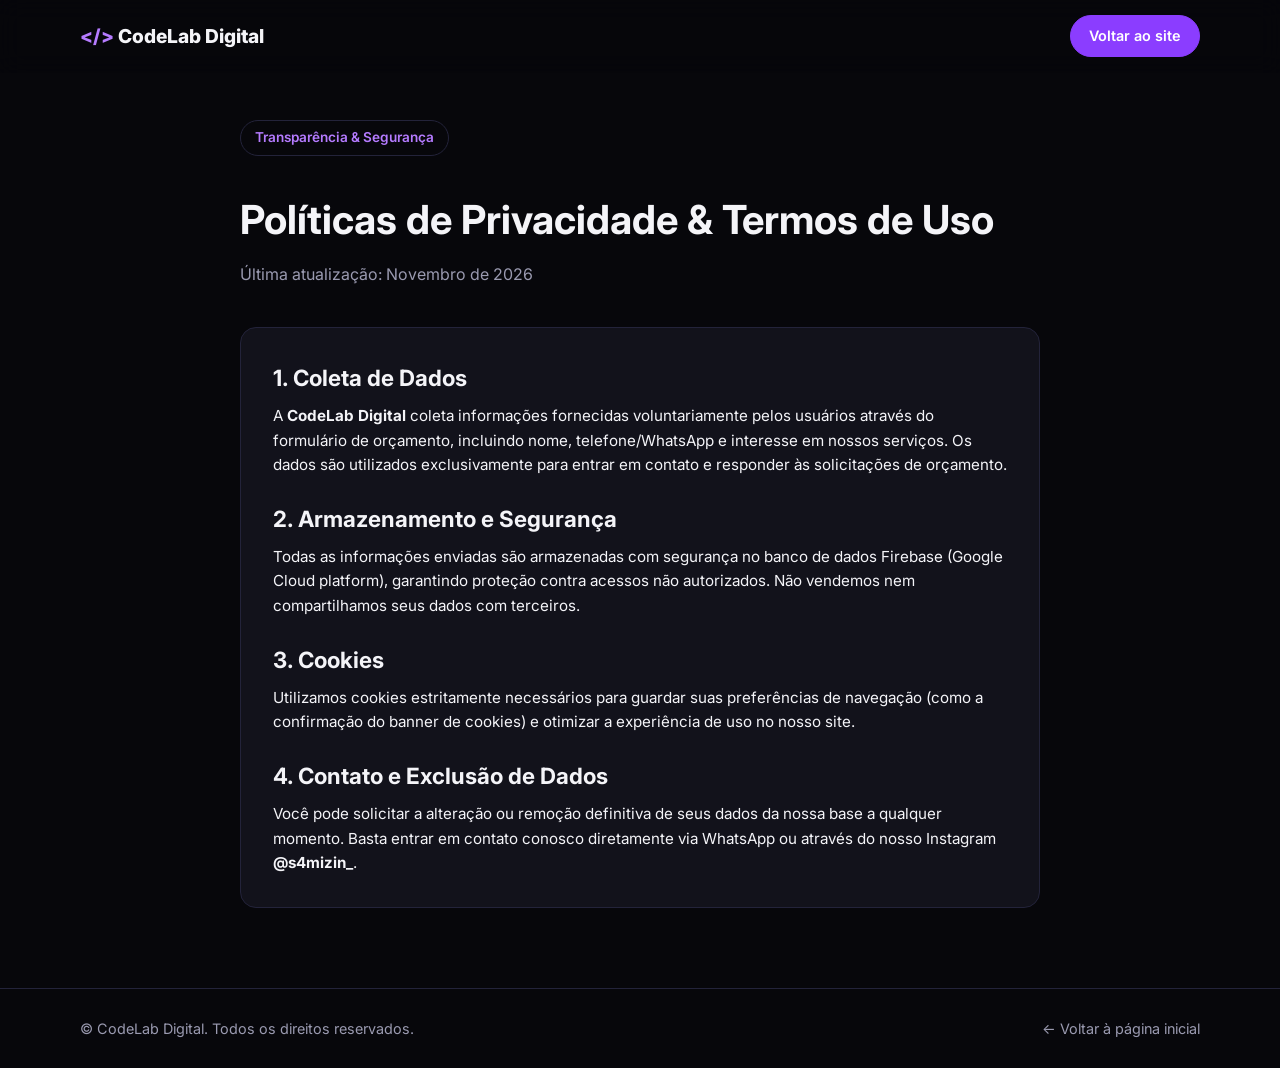
<file: privacidade.html>
<!DOCTYPE html>
<html lang="pt-BR">
<head>
  <meta charset="UTF-8" />
  <meta name="viewport" content="width=device-width, initial-scale=1.0" />
  <title>Políticas de Privacidade & Termos · CodeLab Digital</title>
  <meta name="description" content="Políticas de Privacidade e Termos de Uso da CodeLab Digital." />
  
  <link rel="icon" type="image/svg+xml" href="data:image/svg+xml,<svg xmlns='http://www.w3.org/2000/svg' viewBox='0 0 24 24' fill='none' stroke='%233DA9FF' stroke-width='2' stroke-linecap='round' stroke-linejoin='round'><polyline points='16 18 22 12 16 6'></polyline><polyline points='8 6 2 12 8 18'></polyline></svg>" />
  <link rel="preconnect" href="https://fonts.googleapis.com" />
  <link rel="preconnect" href="https://fonts.gstatic.com" crossorigin />
  <link href="https://fonts.googleapis.com/css2?family=Inter:wght@400;500;600;700;800&display=swap" rel="stylesheet" />
  <link rel="stylesheet" href="index.css" />
</head>
<body>

  <!-- HEADER -->
  <header class="header" id="header">
    <div class="container header__inner">
      <a href="index.html" class="logo">&lt;/&gt; <span>CodeLab Digital</span></a>
      <a href="index.html" class="btn btn--small">Voltar ao site</a>
    </div>
  </header>

  <main style="padding-top: 120px; padding-bottom: 80px;">
    <div class="container" style="max-width: 800px;">
      
      <div class="section__head" style="text-align: left; margin-bottom: 40px;">
        <span class="tag">Transparência & Segurança</span>
        <h1 style="font-size: 2.5rem; margin-top: 12px;">Políticas de Privacidade & Termos de Uso</h1>
        <p>Última atualização: Novembro de 2026</p>
      </div>

      <article class="card" style="padding: 32px; display: flex; flex-direction: column; gap: 24px; text-align: left;">
        
        <div>
          <h2 style="color: var(--bl); font-size: 1.4rem; margin-bottom: 8px;">1. Coleta de Dados</h2>
          <p style="color: var(--mu); line-height: 1.6;">
            A <strong>CodeLab Digital</strong> coleta informações fornecidas voluntariamente pelos usuários através do formulário de orçamento, incluindo nome, telefone/WhatsApp e interesse em nossos serviços. Os dados são utilizados exclusivamente para entrar em contato e responder às solicitações de orçamento.
          </p>
        </div>

        <div>
          <h2 style="color: var(--bl); font-size: 1.4rem; margin-bottom: 8px;">2. Armazenamento e Segurança</h2>
          <p style="color: var(--mu); line-height: 1.6;">
            Todas as informações enviadas são armazenadas com segurança no banco de dados Firebase (Google Cloud platform), garantindo proteção contra acessos não autorizados. Não vendemos nem compartilhamos seus dados com terceiros.
          </p>
        </div>

        <div>
          <h2 style="color: var(--bl); font-size: 1.4rem; margin-bottom: 8px;">3. Cookies</h2>
          <p style="color: var(--mu); line-height: 1.6;">
            Utilizamos cookies estritamente necessários para guardar suas preferências de navegação (como a confirmação do banner de cookies) e otimizar a experiência de uso no nosso site.
          </p>
        </div>

        <div>
          <h2 style="color: var(--bl); font-size: 1.4rem; margin-bottom: 8px;">4. Contato e Exclusão de Dados</h2>
          <p style="color: var(--mu); line-height: 1.6;">
            Você pode solicitar a alteração ou remoção definitiva de seus dados da nossa base a qualquer momento. Basta entrar em contato conosco diretamente via WhatsApp ou através do nosso Instagram <strong>@s4mizin_</strong>.
          </p>
        </div>

      </article>

    </div>
  </main>

  <!-- FOOTER -->
  <footer class="footer">
    <div class="container footer__inner" style="display: flex; justify-content: space-between; align-items: center; flex-wrap: wrap; gap: 16px;">
      <span>© CodeLab Digital. Todos os direitos reservados.</span>
      <a href="index.html" style="color: var(--bl); text-decoration: none;">← Voltar à página inicial</a>
    </div>
  </footer>

</body>
</html>
</file>
<file: index.css>
:root {
  --bg: #07070b;
  --bg-alt: #0d0d14;
  --card: #12121b;
  --border: #23233a;
  --text: #f4f4f8;
  --muted: #9a9ab0;
  --purple: #8b3dff;
  --purple-light: #b57bff;
  --radius: 16px;
}
/* Esconde a barra de rolagem no Chrome, Safari e Opera */
html::-webkit-scrollbar,
body::-webkit-scrollbar {
  display: none;
}

/* Esconde a barra de rolagem no Firefox e IE/Edge */
html, body {
  -ms-overflow-style: none;  /* IE e Edge */
  scrollbar-width: none;  /* Firefox */
}

* { margin: 0; padding: 0; box-sizing: border-box; }

html { scroll-behavior: smooth; }

body {
  font-family: "Inter", system-ui, sans-serif;
  background: var(--bg);
  color: var(--text);
  line-height: 1.6;
  -webkit-font-smoothing: antialiased;
}

a { color: inherit; text-decoration: none; }
ul { list-style: none; }

.container { width: min(1120px, 92%); margin: 0 auto; }

/* ---------- Botões ---------- */
.btn {
  display: inline-block;
  padding: 14px 28px;
  border-radius: 999px;
  background: var(--purple);
  color: #fff;
  font-weight: 600;
  border: 1px solid var(--purple);
  transition: transform .2s, box-shadow .2s, background .2s;
  cursor: pointer;
}
.btn:hover { transform: translateY(-2px); box-shadow: 0 10px 30px rgba(139, 61, 255, .35); }
.btn--ghost { background: transparent; border-color: var(--border); }
.btn--ghost:hover { border-color: var(--purple); background: rgba(139, 61, 255, .1); }
.btn--small { padding: 8px 18px; font-size: .9rem; }
.btn--big { padding: 18px 36px; font-size: 1.1rem; }

/* ---------- Header ---------- */
.header {
  position: fixed; top: 0; left: 0; width: 100%;
  z-index: 100;
  background: rgba(7, 7, 11, .7);
  backdrop-filter: blur(12px);
  border-bottom: 1px solid transparent;
  transition: border-color .3s;
}
.header.scrolled { border-color: var(--border); }
.header__inner { display: flex; align-items: center; justify-content: space-between; height: 72px; }

.logo { font-weight: 800; font-size: 1.2rem; color: var(--purple-light); }
.logo span { color: var(--text); }

.nav { display: flex; align-items: center; gap: 28px; }
.nav a:not(.btn) { color: var(--muted); font-weight: 500; transition: color .2s; }
.nav a:not(.btn):hover { color: var(--text); }

.menu-toggle { display: none; background: none; border: 0; cursor: pointer; flex-direction: column; gap: 5px; }
.menu-toggle span { width: 24px; height: 2px; background: var(--text); transition: .3s; }

/* ---------- Hero ---------- */
.hero {
  min-height: 100vh;
  display: flex; align-items: center;
  padding-top: 72px;
  background:
    radial-gradient(600px circle at 80% 30%, rgba(139, 61, 255, .22), transparent 60%),
    var(--bg);
}
.hero__inner { display: grid; grid-template-columns: 1.1fr .9fr; gap: 60px; align-items: center; }

.tag {
  display: inline-block; padding: 6px 14px; margin-bottom: 20px;
  border: 1px solid var(--border); border-radius: 999px;
  color: var(--purple-light); font-size: .85rem; font-weight: 600;
}
.hero h1 { font-size: clamp(2.2rem, 5vw, 3.8rem); line-height: 1.1; font-weight: 800; letter-spacing: -1.5px; }
.hero h1 em { font-style: normal; color: var(--purple-light); }
.hero p { margin: 20px 0 32px; color: var(--muted); font-size: 1.15rem; max-width: 480px; }
.hero__buttons { display: flex; gap: 14px; flex-wrap: wrap; }

.mockup {
  background: var(--card);
  border: 1px solid var(--border);
  border-radius: var(--radius);
  box-shadow: 0 30px 80px rgba(139, 61, 255, .25);
  overflow: hidden;
  animation: float 5s ease-in-out infinite;
}
.mockup__bar { display: flex; gap: 6px; padding: 12px 16px; border-bottom: 1px solid var(--border); }
.mockup__bar i { width: 10px; height: 10px; border-radius: 50%; background: var(--border); }
.mockup__body { padding: 40px 28px; display: flex; flex-direction: column; gap: 12px; }
.mockup__body strong { font-size: 1.4rem; line-height: 1.25; }
.mockup__body span { color: var(--muted); font-size: .9rem; }
.mockup__btn { width: 130px; height: 36px; border-radius: 999px; background: var(--purple); margin-top: 10px; }

@keyframes float { 50% { transform: translateY(-12px); } }

/* ---------- Seções ---------- */
.section { padding: 110px 0; }
.section--alt { background: var(--bg-alt); }
.section__head { text-align: center; margin-bottom: 56px; }
.section__head h2 { font-size: clamp(1.8rem, 4vw, 2.6rem); font-weight: 800; letter-spacing: -1px; }
.section__head p { color: var(--muted); margin-top: 10px; }

.grid { display: grid; gap: 24px; }
.grid--4 { grid-template-columns: repeat(4, 1fr); }
.grid--3 { grid-template-columns: repeat(3, 1fr); }

/* ---------- Cards ---------- */
.card {
  background: var(--card);
  border: 1px solid var(--border);
  border-radius: var(--radius);
  padding: 32px 24px;
  text-align: center;
  transition: transform .3s, border-color .3s;
}
.card:hover { transform: translateY(-6px); border-color: var(--purple); }
.card__icon { font-size: 2rem; margin-bottom: 14px; }
.card h3 { margin-bottom: 8px; font-size: 1.05rem; }
.card p { color: var(--muted); font-size: .95rem; }

/* ---------- Planos ---------- */
.plan {
  position: relative;
  background: var(--card);
  border: 1px solid var(--border);
  border-radius: var(--radius);
  padding: 40px 30px;
  display: flex; flex-direction: column;
  transition: transform .3s, border-color .3s;
}
.plan:hover { transform: translateY(-6px); border-color: var(--purple); }
.plan--featured { border-color: var(--purple); box-shadow: 0 20px 60px rgba(139, 61, 255, .2); }
.plan__badge {
  position: absolute; top: -13px; left: 50%; transform: translateX(-50%);
  background: var(--purple); padding: 4px 14px; border-radius: 999px;
  font-size: .75rem; font-weight: 700;
}
.plan h3 { font-size: 1.1rem; color: var(--muted); font-weight: 600; }
.plan__price { font-size: 4rem; font-weight: 800; color: var(--purple-light); margin: 12px 0 24px; line-height: 1; }
.plan__price small { font-size: 1.2rem; color: var(--text); margin-right: 4px; }
.plan ul { margin-bottom: 32px; flex: 1; }
.plan li { padding: 10px 0 10px 28px; position: relative; color: var(--muted); border-bottom: 1px solid var(--border); }
.plan li::before { content: "✓"; position: absolute; left: 0; color: var(--purple-light); font-weight: 700; }
.plan .btn { text-align: center; }

/* ---------- CTA ---------- */
.cta {
  text-align: center;
  padding: 70px 30px;
  border: 1px solid var(--border);
  border-radius: 24px;
  background: radial-gradient(500px circle at 50% 0%, rgba(139, 61, 255, .25), transparent 70%), var(--card);
}
.cta h2 { font-size: clamp(1.8rem, 4vw, 2.6rem); font-weight: 800; }
.cta p { color: var(--muted); margin: 10px 0 30px; }

/* ---------- Footer ---------- */
.footer { border-top: 1px solid var(--border); padding: 28px 0; color: var(--muted); font-size: .9rem; }
.footer__inner { display: flex; justify-content: space-between; flex-wrap: wrap; gap: 10px; }

/* ---------- WhatsApp flutuante ---------- */
.wpp-float {
  position: fixed; right: 22px; bottom: 22px; z-index: 90;
  width: 58px; height: 58px; border-radius: 50%;
  background: #25d366; display: grid; place-items: center;
  font-size: 1.6rem; box-shadow: 0 10px 30px rgba(37, 211, 102, .4);
  transition: transform .2s;
}
.wpp-float:hover { transform: scale(1.1); }

/* ---------- Animação de entrada ---------- */
.reveal { opacity: 0; transform: translateY(30px); transition: opacity .7s ease, transform .7s ease; }
.reveal.visible { opacity: 1; transform: none; }

/* ---------- Responsivo ---------- */
@media (max-width: 900px) {
  .hero__inner { grid-template-columns: 1fr; text-align: center; }
  .hero p { margin-left: auto; margin-right: auto; }
  .hero__buttons { justify-content: center; }
  .grid--4 { grid-template-columns: repeat(2, 1fr); }
  .grid--3 { grid-template-columns: 1fr; max-width: 460px; margin: 0 auto; }
}

@media (max-width: 720px) {
  .menu-toggle { display: flex; }
  .nav {
    position: absolute; top: 72px; left: 0; width: 100%;
    flex-direction: column; padding: 24px 0; gap: 18px;
    background: var(--bg); border-bottom: 1px solid var(--border);
    transform: translateY(-120%); opacity: 0; pointer-events: none;
    transition: .3s;
  }
  .nav.open { transform: none; opacity: 1; pointer-events: auto; }
  .grid--4 { grid-template-columns: 1fr; }
  .footer__inner { flex-direction: column; text-align: center; }
}
/* ---------- Grid Adaptável de 2 colunas ---------- */
.grid--2 { grid-template-columns: repeat(2, 1fr); }

/* ---------- Cards de Portfólio ---------- */
.project-card {
  background: var(--card);
  border: 1px solid var(--border);
  border-radius: var(--radius);
  padding: 30px;
  transition: transform .3s, border-color .3s;
}
.project-card:hover { transform: translateY(-6px); border-color: var(--purple); }
.project-card__tag {
  display: inline-block; padding: 4px 10px; margin-bottom: 12px;
  background: rgba(139, 61, 255, .15); border-radius: 999px;
  color: var(--purple-light); font-size: .75rem; font-weight: 700;
}
.project-card h3 { font-size: 1.2rem; margin-bottom: 8px; }
.project-card p { color: var(--muted); font-size: .95rem; }

/* ---------- Depoimentos ---------- */
.testimonial {
  background: var(--card);
  border: 1px solid var(--border);
  border-radius: var(--radius);
  padding: 32px;
  display: flex; flex-direction: column; gap: 16px;
}
.testimonial p { color: var(--text); font-style: italic; }
.testimonial strong { color: var(--purple-light); font-size: .95rem; }

/* ---------- FAQ ---------- */
.faq-container { max-width: 760px; margin: 0 auto; display: flex; flex-direction: column; gap: 14px; }
.faq-item {
  background: var(--card);
  border: 1px solid var(--border);
  border-radius: 12px;
  padding: 18px 24px;
  cursor: pointer;
  transition: border-color .2s;
}
.faq-item[open] { border-color: var(--purple); }
.faq-item summary { font-weight: 600; outline: none; list-style: none; display: flex; justify-content: space-between; align-items: center; }
.faq-item summary::-webkit-details-marker { display: none; }
.faq-item summary::after { content: "+"; font-size: 1.2rem; color: var(--purple-light); }
.faq-item[open] summary::after { content: "−"; }
.faq-item p { margin-top: 12px; color: var(--muted); font-size: .95rem; line-height: 1.5; }

@media (max-width: 900px) {
  .grid--2 { grid-template-columns: 1fr; }
}
/* ---------- Form Card & Form ---------- */
.form-card {
  background: var(--card);
  border: 1px solid var(--border);
  border-radius: 24px;
  padding: 40px 28px;
  max-width: 650px;
  margin: 0 auto;
}

.lead-form {
  display: flex;
  flex-direction: column;
  gap: 20px;
}

.form-group {
  display: flex;
  flex-direction: column;
  gap: 8px;
  text-align: left;
}

.form-group label {
  font-size: 0.9rem;
  font-weight: 600;
  color: var(--text);
}

.form-group input,
.form-group select {
  width: 100%;
  padding: 14px 18px;
  background: var(--bg);
  border: 1px solid var(--border);
  border-radius: 12px;
  color: var(--text);
  font-family: inherit;
  font-size: 1rem;
  outline: none;
  transition: border-color 0.2s;
}

.form-group input:focus,
.form-group select:focus {
  border-color: var(--purple);
}

.form-group select option {
  background: var(--card);
  color: var(--text);
}

.form-msg {
  margin-top: 16px;
  text-align: center;
  font-weight: 600;
  font-size: 0.95rem;
}
.form-msg.sucesso { color: #25d366; }
.form-msg.erro { color: #ff4d4d; }
</file>
